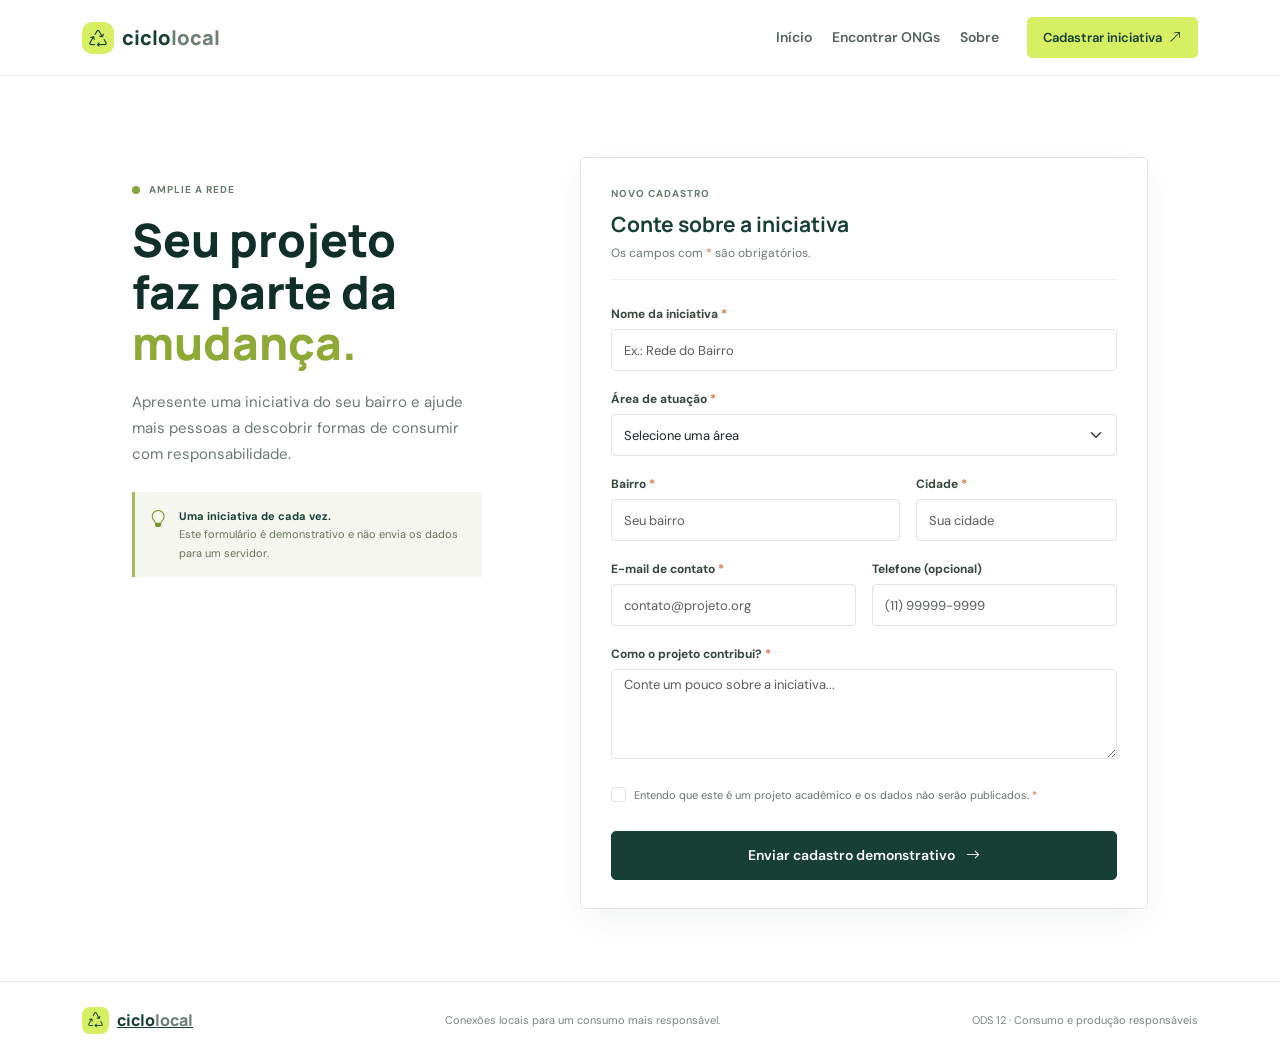
<file: cadastro.html>
<!doctype html>
<html lang="pt-BR">
<head>
  <meta charset="utf-8">
  <meta name="viewport" content="width=device-width, initial-scale=1">
  <meta name="description" content="Cadastre uma iniciativa comunitária de consumo responsável no CicloLocal.">
  <title>Cadastrar iniciativa | CicloLocal</title>
  <link rel="preconnect" href="https://fonts.googleapis.com">
  <link rel="preconnect" href="https://fonts.gstatic.com" crossorigin>
  <link href="https://fonts.googleapis.com/css2?family=DM+Sans:wght@400;500;600;700&family=Manrope:wght@400;500;600;700;800&display=swap" rel="stylesheet">
  <link href="https://cdn.jsdelivr.net/npm/bootstrap@5.3.3/dist/css/bootstrap.min.css" rel="stylesheet">
  <link href="https://cdn.jsdelivr.net/npm/bootstrap-icons@1.11.3/font/bootstrap-icons.min.css" rel="stylesheet">
  <link href="css/style.css" rel="stylesheet">
</head>
<body>
  <nav class="navbar navbar-expand-lg site-nav">
    <div class="container"><a class="navbar-brand brand" href="index.html"><span class="brand-mark"><i class="bi bi-recycle"></i></span> ciclo<span>local</span></a><button class="navbar-toggler" type="button" data-bs-toggle="collapse" data-bs-target="#mainNav" aria-controls="mainNav" aria-expanded="false" aria-label="Abrir menu"><span class="navbar-toggler-icon"></span></button><div class="collapse navbar-collapse" id="mainNav"><div class="navbar-nav ms-auto align-items-lg-center gap-lg-1"><a class="nav-link" href="index.html">Início</a><a class="nav-link" href="servicos.html">Encontrar ONGs</a><a class="nav-link" href="sobre.html">Sobre</a><a class="btn btn-nav ms-lg-3 active" aria-current="page" href="cadastro.html">Cadastrar iniciativa <i class="bi bi-arrow-up-right ms-1"></i></a></div></div></div>
  </nav>
  <main class="container page-shell signup-page">
    <div class="signup-layout">
      <section class="signup-copy"><div class="eyebrow"><span class="eyebrow-dot"></span> AMPLIE A REDE</div><h1>Seu projeto<br>faz parte da <em>mudança.</em></h1><p>Apresente uma iniciativa do seu bairro e ajude mais pessoas a descobrir formas de consumir com responsabilidade.</p><div class="signup-aside"><i class="bi bi-lightbulb"></i><p><strong>Uma iniciativa de cada vez.</strong><br>Este formulário é demonstrativo e não envia os dados para um servidor.</p></div></section>
      <section class="form-panel"><div class="form-heading"><p class="mini-label">NOVO CADASTRO</p><h2>Conte sobre a iniciativa</h2><p>Os campos com <span class="required-mark">*</span> são obrigatórios.</p></div>
        <form id="signupForm">
          <div class="mb-3"><label class="form-label" for="orgName">Nome da iniciativa <span class="required-mark">*</span></label><input class="form-control" id="orgName" name="orgName" type="text" placeholder="Ex.: Rede do Bairro" required minlength="2"></div>
          <div class="mb-3"><label class="form-label" for="cause">Área de atuação <span class="required-mark">*</span></label><select class="form-select" id="cause" name="cause" required><option value="" selected disabled>Selecione uma área</option><option>Reuso e doação</option><option>Alimentação e combate ao desperdício</option><option>Reciclagem e coleta seletiva</option><option>Educação ambiental</option><option>Outra iniciativa sustentável</option></select></div>
          <div class="row g-3 mb-3"><div class="col-sm-7"><label class="form-label" for="neighborhood">Bairro <span class="required-mark">*</span></label><input class="form-control" id="neighborhood" name="neighborhood" type="text" placeholder="Seu bairro" required></div><div class="col-sm-5"><label class="form-label" for="city">Cidade <span class="required-mark">*</span></label><input class="form-control" id="city" name="city" type="text" placeholder="Sua cidade" required></div></div>
          <div class="row g-3 mb-3"><div class="col-sm-6"><label class="form-label" for="email">E-mail de contato <span class="required-mark">*</span></label><input class="form-control" id="email" name="email" type="email" placeholder="contato@projeto.org" required></div><div class="col-sm-6"><label class="form-label" for="phone">Telefone (opcional)</label><input class="form-control" id="phone" name="phone" type="tel" placeholder="(11) 99999-9999"></div></div>
          <div class="mb-4"><label class="form-label" for="description">Como o projeto contribui? <span class="required-mark">*</span></label><textarea class="form-control" id="description" name="description" rows="3" placeholder="Conte um pouco sobre a iniciativa..." required minlength="10"></textarea></div>
          <div class="form-check mb-4"><input class="form-check-input" type="checkbox" id="demoConsent" required><label class="form-check-label" for="demoConsent">Entendo que este é um projeto acadêmico e os dados não serão publicados. <span class="required-mark">*</span></label></div>
          <button class="btn btn-forest w-100" type="submit">Enviar cadastro demonstrativo <i class="bi bi-arrow-right ms-2"></i></button>
          <div id="formSuccess" class="alert alert-success mt-3 d-none" role="status"><i class="bi bi-check-circle me-2"></i>Cadastro demonstrativo validado. Nenhum dado foi enviado ou armazenado.</div>
        </form>
      </section>
    </div>
  </main>
  <footer class="site-footer"><div class="container footer-inner"><a class="brand footer-brand" href="index.html"><span class="brand-mark"><i class="bi bi-recycle"></i></span> ciclo<span>local</span></a><p>Conexões locais para um consumo mais responsável.</p><span class="footer-ods">ODS 12 · Consumo e produção responsáveis</span></div></footer>
  <script src="https://cdn.jsdelivr.net/npm/bootstrap@5.3.3/dist/js/bootstrap.bundle.min.js"></script>
  <script src="js/app.js"></script>
</body>
</html>
</file>
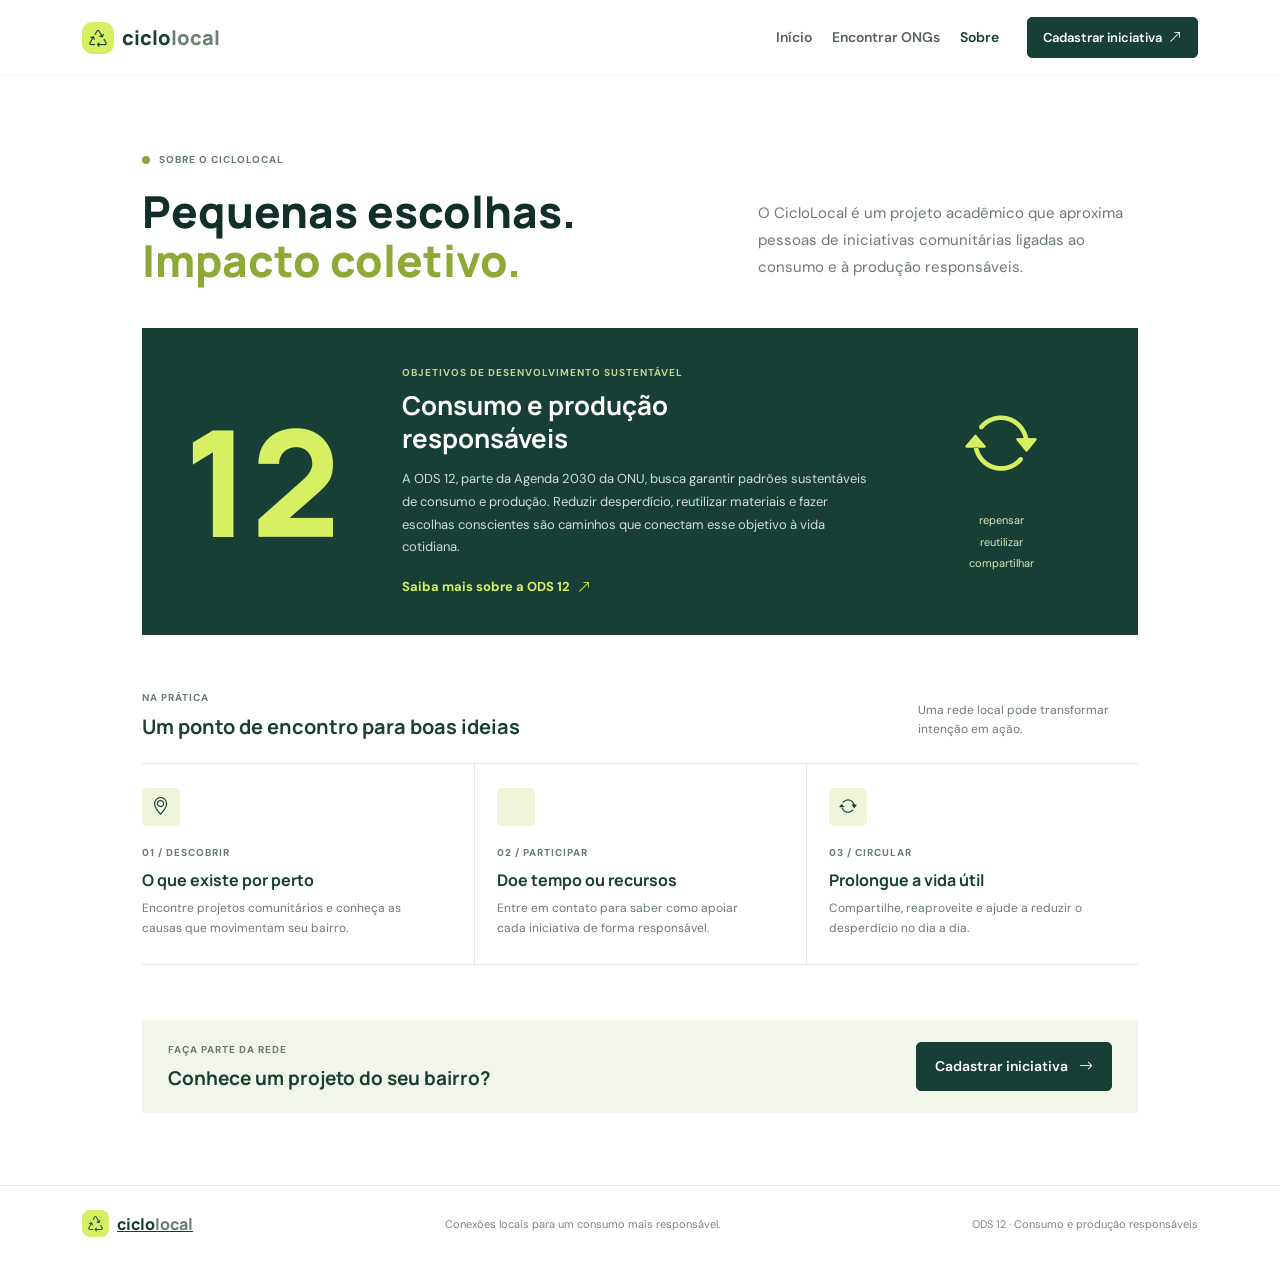
<file: sobre.html>
<!doctype html>
<html lang="pt-BR">
<head>
  <meta charset="utf-8">
  <meta name="viewport" content="width=device-width, initial-scale=1">
  <meta name="description" content="Conheça o CicloLocal e sua conexão com o Objetivo de Desenvolvimento Sustentável 12.">
  <title>Sobre | CicloLocal</title>
  <link rel="preconnect" href="https://fonts.googleapis.com">
  <link rel="preconnect" href="https://fonts.gstatic.com" crossorigin>
  <link href="https://fonts.googleapis.com/css2?family=DM+Sans:wght@400;500;600;700&family=Manrope:wght@400;500;600;700;800&display=swap" rel="stylesheet">
  <link href="https://cdn.jsdelivr.net/npm/bootstrap@5.3.3/dist/css/bootstrap.min.css" rel="stylesheet">
  <link href="https://cdn.jsdelivr.net/npm/bootstrap-icons@1.11.3/font/bootstrap-icons.min.css" rel="stylesheet">
  <link href="css/style.css" rel="stylesheet">
</head>
<body>
  <nav class="navbar navbar-expand-lg site-nav">
    <div class="container"><a class="navbar-brand brand" href="index.html"><span class="brand-mark"><i class="bi bi-recycle"></i></span> ciclo<span>local</span></a><button class="navbar-toggler" type="button" data-bs-toggle="collapse" data-bs-target="#mainNav" aria-controls="mainNav" aria-expanded="false" aria-label="Abrir menu"><span class="navbar-toggler-icon"></span></button><div class="collapse navbar-collapse" id="mainNav"><div class="navbar-nav ms-auto align-items-lg-center gap-lg-1"><a class="nav-link" href="index.html">Início</a><a class="nav-link" href="servicos.html">Encontrar ONGs</a><a class="nav-link active" aria-current="page" href="sobre.html">Sobre</a><a class="btn btn-nav ms-lg-3" href="cadastro.html">Cadastrar iniciativa <i class="bi bi-arrow-up-right ms-1"></i></a></div></div></div>
  </nav>
  <main class="container page-shell about-page">
    <div class="about-hero"><div><div class="eyebrow"><span class="eyebrow-dot"></span> SOBRE O CICLOLOCAL</div><h1>Pequenas escolhas.<br><em>Impacto coletivo.</em></h1></div><p>O CicloLocal é um projeto acadêmico que aproxima pessoas de iniciativas comunitárias ligadas ao consumo e à produção responsáveis.</p></div>
    <section class="ods-feature"><div class="ods-number">12</div><div class="ods-content"><p class="mini-label">OBJETIVOS DE DESENVOLVIMENTO SUSTENTÁVEL</p><h2>Consumo e produção<br>responsáveis</h2><p>A ODS 12, parte da Agenda 2030 da ONU, busca garantir padrões sustentáveis de consumo e produção. Reduzir desperdício, reutilizar materiais e fazer escolhas conscientes são caminhos que conectam esse objetivo à vida cotidiana.</p><a class="text-link" href="https://brasil.un.org/pt-br/sdgs/12" target="_blank" rel="noopener noreferrer">Saiba mais sobre a ODS 12 <i class="bi bi-arrow-up-right"></i></a></div><div class="ods-illustration" aria-hidden="true"><i class="bi bi-arrow-repeat"></i><span>repensar</span><span>reutilizar</span><span>compartilhar</span></div></section>
    <section class="about-values"><div class="section-heading"><div><p class="mini-label">NA PRÁTICA</p><h2>Um ponto de encontro para boas ideias</h2></div><p>Uma rede local pode transformar intenção em ação.</p></div><div class="value-grid"><article class="value-item"><span class="value-icon"><i class="bi bi-geo-alt"></i></span><p class="mini-label">01 / DESCOBRIR</p><h3>O que existe por perto</h3><p>Encontre projetos comunitários e conheça as causas que movimentam seu bairro.</p></article><article class="value-item"><span class="value-icon"><i class="bi bi-hand-heart"></i></span><p class="mini-label">02 / PARTICIPAR</p><h3>Doe tempo ou recursos</h3><p>Entre em contato para saber como apoiar cada iniciativa de forma responsável.</p></article><article class="value-item"><span class="value-icon"><i class="bi bi-arrow-repeat"></i></span><p class="mini-label">03 / CIRCULAR</p><h3>Prolongue a vida útil</h3><p>Compartilhe, reaproveite e ajude a reduzir o desperdício no dia a dia.</p></article></div></section>
    <div class="about-cta"><div><p class="mini-label">FAÇA PARTE DA REDE</p><h2>Conhece um projeto do seu bairro?</h2></div><a class="btn btn-forest" href="cadastro.html">Cadastrar iniciativa <i class="bi bi-arrow-right ms-2"></i></a></div>
  </main>
  <footer class="site-footer"><div class="container footer-inner"><a class="brand footer-brand" href="index.html"><span class="brand-mark"><i class="bi bi-recycle"></i></span> ciclo<span>local</span></a><p>Conexões locais para um consumo mais responsável.</p><span class="footer-ods">ODS 12 · Consumo e produção responsáveis</span></div></footer>
  <script src="https://cdn.jsdelivr.net/npm/bootstrap@5.3.3/dist/js/bootstrap.bundle.min.js"></script>
</body>
</html>
</file>
<file: css/style.css>
:root{
  --forest: #173f35;
  --forest-deep: #102f28;
  --leaf: #d6ef63;
  --lime-soft: #eef5d8;
  --ink: #1d2925;
  --muted: #6d7973;
  --paper: #f7f8f2;
  --line: #e2e7df;
  --orange: #da713f;
  --font-body: "DM Sans", sans-serif;
  --font-display: "Manrope", sans-serif;
}

*{
    box-sizing: border-box;
}
body{
    margin: 0;
    color: var(--ink);
    background: #fff;
    font-family: var(--font-body);
    font-size: 15px;
}
a{
    color: inherit;
}
.site-nav{
    min-height: 76px;
    background: rgba(255,255,255,.96);
    border-bottom: 1px solid #edf0eb;
}
.brand{
    display: inline-flex;
    align-items: center;
    gap: 8px;
    color: var(--forest);
    font: 800 20px var(--font-display);
    letter-spacing: 0;
}
.brand:hover{
    color: var(--forest);
}
.brand > span:last-child{
    margin-left: -8px;
    color: #6c8174;
}
.brand-mark{
    display: grid;
    width: 32px;
    height: 32px;
    place-items: center;
    border-radius: 10px;
    background: var(--leaf);
    font-size: 18px;
}
.site-nav .nav-link{
    padding: 10px 14px;
    color: #56625b;
    font-size: 14px;
    font-weight: 600;
}
.site-nav .nav-link:hover, .site-nav .nav-link.active{
    color: var(--forest);
}
.btn-nav{
    border: 1px solid var(--forest);
    border-radius: 5px;
    padding: 10px 15px;
    background: var(--forest);
    color: white;
    font-weight: 600;
    font-size: 13px;
}
.btn-nav:hover, .btn-nav.active{
    color: var(--forest);
    background: var(--leaf);
    border-color: var(--leaf);
}
.btn-forest{
    border: 1px solid var(--forest);
    border-radius: 5px;
    padding: 13px 18px;
    background: var(--forest);
    color: white;
    font-weight: 600;
    font-size: 14px;
}
.btn-forest:hover{
    border-color: var(--forest-deep);
    background: var(--forest-deep);
    color: white;
}
.hero{
    display: grid;
    grid-template-columns: .87fr 1.13fr;
    align-items: center;
    gap: 66px;
    min-height: 580px;
    padding-top: 54px;
    padding-bottom: 55px;
}
.eyebrow, .mini-label{
    color: #667b6e;
    font-size: 10px;
    font-weight: 700;
    letter-spacing: 1px;
}
.eyebrow{
    display: flex;
    align-items: center;
    gap: 9px;
    margin-bottom: 20px;
}
.eyebrow-dot, .live-dot{
    width: 8px;
    height: 8px;
    border-radius: 50%;
    background: #85a740;
}
.hero h1, .page-heading h1, .about-hero h1, .signup-copy h1{
    margin: 0;
    color: var(--forest-deep);
    font: 800 clamp(38px, 4.2vw, 56px)/1.12 var(--font-display);
    letter-spacing: 0;
}
.hero h1 em, .page-heading h1 em, .about-hero h1 em, .signup-copy h1 em{
    color: #8caa35;
    font-style: normal;
}
.hero-intro{
    max-width: 430px;
    margin: 22px 0 25px;
    color: var(--muted);
    font-size: 16px;
    line-height: 1.75;
}
.hero-note{
    display: flex;
    align-items: center;
    gap: 7px;
    margin-top: 18px;
    color: #76817a;
    font-size: 12px;
}
.hero-note i{
    color: var(--orange);
}
.hero-visual{
    padding: 16px;
    border: 1px solid #e7ebe3;
    border-radius: 7px;
    background: white;
    box-shadow: 0 20px 55px rgba(25,55,42,.08);
}
.map-topline, .directory-map-head{
    display: flex;
    align-items: center;
    justify-content: space-between;
    gap: 10px;
    padding: 0 3px 13px;
    color: #627269;
    font-size: 10px;
    font-weight: 700;
    letter-spacing: .7px;
}
.map-topline > div, .directory-map-head > div{
    display: flex;
    align-items: center;
    gap: 8px;
}
.map-topline a{
    color: var(--forest);
    text-decoration: none;
    font-size: 12px;
    letter-spacing: 0;
}
.map-frame{
    height: 330px;
    overflow: hidden;
    border-radius: 4px;
    background: #e8ede3;
}
.map-caption{
    display: flex;
    justify-content: space-between;
    padding: 12px 2px 0;
    color: #77817b;
    font-size: 11px;
}
.map-caption span:first-child{
    color: #405b4b;
}
.map-caption i{
    margin-right: 4px;
    color: var(--orange);
}
.home-lower{
    padding: 58px 0 66px;
    background: var(--paper);
    border-top: 1px solid #eef0e9;
}
.lower-grid{
    display: grid;
    grid-template-columns: .78fr 1.22fr;
    gap: 72px;
}
.impact-note{
    display: grid;
    grid-template-columns: 78px 1fr;
    gap: 18px;
    align-items: start;
}
.impact-number{
    color: var(--forest);
    font: 800 62px/.95 var(--font-display);
}
.impact-number span{
    color: #9ab344;
    font-size: 28px;
}
.mini-label{
    margin: 0 0 9px;
}
.impact-note h2, .section-heading h2, .ods-content h2, .about-cta h2{
    margin: 0;
    color: var(--forest);
    font: 700 24px/1.28 var(--font-display);
    letter-spacing: 0;
}
.impact-note p:not(.mini-label){
    margin: 12px 0 13px;
    color: var(--muted);
    font-size: 13px;
    line-height: 1.7;
}
.text-link{
    display: inline-flex;
    align-items: center;
    gap: 8px;
    color: var(--forest);
    text-decoration: none;
    font-size: 13px;
    font-weight: 700;
}
.text-link:hover{
    color: #75912a;
}
.section-heading{
    display: flex;
    align-items: end;
    justify-content: space-between;
    gap: 18px;
    margin-bottom: 20px;
}
.section-heading h2{
    font-size: 20px;
}
.preview-list{
    display: grid;
    grid-template-columns: repeat(3, minmax(0, 1fr));
    gap: 10px;
}
.org-card{
    position: relative;
    display: flex;
    gap: 13px;
    padding: 17px;
    border: 1px solid var(--line);
    border-radius: 5px;
    background: #fff;
}
.compact-card{
    min-height: 112px;
    align-items: flex-start;
    padding: 14px 11px;
}
.org-icon{
    display: grid;
    flex: 0 0 38px;
    width: 38px;
    height: 38px;
    place-items: center;
    border-radius: 5px;
    background: var(--lime-soft);
    color: var(--forest);
    font-size: 18px;
}
.compact-card .org-icon{
    flex-basis: 31px;
    width: 31px;
    height: 31px;
    font-size: 15px;
}
.org-card-content{
    min-width: 0;
    flex: 1;
}
.org-category{
    color: #788869;
    font-size: 10px;
    font-weight: 700;
}
.org-card h3{
    margin: 4px 0 7px;
    color: var(--forest);
    font: 700 14px/1.35 var(--font-display);
}
.compact-card h3{
    margin: 4px 13px 7px 0;
    font-size: 12px;
}
.org-location{
    color: #78817c;
    font-size: 11px;
}
.org-description{
    margin: 12px 0;
    color: var(--muted);
    font-size: 12px;
    line-height: 1.6;
}
.org-contact{
    display: flex;
    flex-wrap: wrap;
    gap: 9px 18px;
    padding-top: 10px;
    border-top: 1px solid #edf0eb;
}
.org-contact a{
    color: #4a6252;
    text-decoration: none;
    font-size: 11px;
}
.org-contact a:hover{
    text-decoration: underline;
}
.org-contact i{
    margin-right: 4px;
}
.compact-card .org-location{
    font-size: 10px;
}
.site-footer{
    border-top: 1px solid #e9ede6;
    background: white;
}
.footer-inner{
    display: flex;
    min-height: 76px;
    align-items: center;
    justify-content: space-between;
    gap: 18px;
}
.footer-brand{
    font-size: 16px;
}
.footer-brand .brand-mark{
    width: 27px;
    height: 27px;
    border-radius: 8px;
    font-size: 15px;
}
.footer-inner p, .footer-ods{
    margin: 0;
    color: #7a857e;
    font-size: 11px;
}
.page-shell{
    min-height: calc(100vh - 152px);
    padding-top: 56px;
    padding-bottom: 72px;
}
.page-heading{
    display: flex;
    align-items: end;
    justify-content: space-between;
    gap: 36px;
    margin-bottom: 26px;
}
.page-heading .eyebrow{
    margin-bottom: 16px;
}
.page-heading h1, .about-hero h1{
    font-size: 44px;
}
.page-heading > p{
    max-width: 380px;
    margin: 0 0 5px;
    color: var(--muted);
    font-size: 14px;
    line-height: 1.7;
}
.demo-banner{
    display: flex;
    gap: 10px;
    align-items: start;
    padding: 12px 14px;
    border-left: 3px solid #9ebc49;
    background: #f3f7e8;
    color: #5f6d4c;
    font-size: 12px;
}
.demo-banner i{
    flex: 0 0 auto;
    margin-top: 1px;
}
.directory-layout{
    display: grid;
    grid-template-columns: 1fr 1.08fr;
    gap: 24px;
    margin-top: 24px;
    align-items: start;
}
.directory-panel{
    min-width: 0;
}
.org-list{
    display: grid;
    gap: 9px;
}
.directory-map-wrap{
    position: sticky;
    top: 18px;
    overflow: hidden;
    border: 1px solid var(--line);
    border-radius: 5px;
    background: #fff;
}
.directory-map-head{
    min-height: 45px;
    padding: 0 13px;
    margin: 0;
}
.directory-map-head > span{
    font-size: 11px;
    font-weight: 500;
    letter-spacing: 0;
}
.directory-map{
    height: 493px;
    background: #e8ede3;
}
.map-disclaimer{
    margin: 0;
    padding: 10px 12px;
    color: #7c867e;
    font-size: 10px;
}
.about-page{
    max-width: 1020px;
}
.about-hero{
    display: flex;
    align-items: end;
    justify-content: space-between;
    gap: 40px;
    padding: 20px 0 42px;
}
.about-hero > p{
    max-width: 380px;
    margin: 0 0 5px;
    color: var(--muted);
    line-height: 1.8;
}
.ods-feature{
    position: relative;
    display: grid;
    grid-template-columns: 190px 1fr 190px;
    gap: 28px;
    align-items: center;
    min-height: 280px;
    overflow: hidden;
    padding: 37px 42px;
    background: var(--forest);
    color: white;
}
.ods-number{
    color: var(--leaf);
    font: 800 148px/.9 var(--font-display);
}
.ods-content{
    max-width: 490px;
    position: relative;
    z-index: 1;
}
.ods-content .mini-label{
    color: #c4d396;
}
.ods-content h2{
    margin-bottom: 13px;
    color: white;
    font-size: 26px;
}
.ods-content > p:not(.mini-label){
    margin-bottom: 16px;
    color: #d0ddd4;
    font-size: 13px;
    line-height: 1.75;
}
.ods-content .text-link{
    color: var(--leaf);
}
.ods-illustration{
    display: grid;
    justify-items: center;
    gap: 5px;
    color: #d7e6bd;
    font-size: 11px;
}
.ods-illustration i{
    margin-bottom: 6px;
    color: var(--leaf);
    font-size: 74px;
}
.about-values{
    padding: 55px 0;
}
.about-values .section-heading{
    margin-bottom: 24px;
}
.about-values .section-heading > p{
    max-width: 220px;
    margin: 0;
    color: var(--muted);
    font-size: 12px;
    line-height: 1.6;
}
.value-grid{
    display: grid;
    grid-template-columns: repeat(3, 1fr);
    border-top: 1px solid var(--line);
    border-bottom: 1px solid var(--line);
}
.value-item{
    padding: 24px 22px 25px 0;
}
.value-item + .value-item{
    padding-left: 22px;
    border-left: 1px solid var(--line);
}
.value-icon{
    display: grid;
    width: 38px;
    height: 38px;
    place-items: center;
    margin-bottom: 19px;
    border-radius: 5px;
    background: var(--lime-soft);
    color: var(--forest);
    font-size: 18px;
}
.value-item h3{
    margin: 0 0 8px;
    color: var(--forest);
    font: 700 16px var(--font-display);
}
.value-item > p:last-child{
    max-width: 265px;
    margin: 0;
    color: var(--muted);
    font-size: 12px;
    line-height: 1.65;
}
.about-cta{
    display: flex;
    align-items: center;
    justify-content: space-between;
    gap: 20px;
    padding: 22px 26px;
    background: #f2f5e9;
}
.about-cta h2{
    font-size: 19px;
}
.signup-page{
    max-width: 1040px;
}
.signup-layout{
    display: grid;
    grid-template-columns: .8fr 1.2fr;
    align-items: start;
    gap: 70px;
    padding-top: 25px;
}
.signup-copy{
    position: sticky;
    top: 40px;
    padding-top: 25px;
}
.signup-copy .eyebrow{
    margin-bottom: 17px;
}
.signup-copy h1{
    font-size: 46px;
}
.signup-copy > p{
    max-width: 360px;
    margin: 20px 0 25px;
    color: var(--muted);
    line-height: 1.75;
}
.signup-aside{
    display: flex;
    gap: 12px;
    max-width: 350px;
    padding: 15px;
    border-left: 3px solid #a4bd58;
    background: #f5f7ef;
    color: #667258;
}
.signup-aside i{
    color: #78932e;
    font-size: 17px;
}
.signup-aside p{
    margin: 0;
    font-size: 11px;
    line-height: 1.65;
}
.signup-aside strong{
    color: var(--forest);
}
.form-panel{
    padding: 28px 30px;
    border: 1px solid var(--line);
    border-radius: 5px;
    background: white;
    box-shadow: 0 12px 38px rgba(25,55,42,.05);
}
.form-heading{
    margin-bottom: 22px;
    padding-bottom: 17px;
    border-bottom: 1px solid #edf0eb;
}
.form-heading h2{
    margin: 0 0 6px;
    color: var(--forest);
    font: 700 21px var(--font-display);
}
.form-heading > p:last-child{
    margin: 0;
    color: var(--muted);
    font-size: 12px;
}
.form-label{
    margin-bottom: 6px;
    color: #36473d;
    font-size: 12px;
    font-weight: 700;
}
.required-mark{
    color: var(--orange);
}
.form-control, .form-select{
    min-height: 42px;
    border-color: #dfe5dd;
    border-radius: 4px;
    font: 13px var(--font-body);
}
textarea.form-control{
    min-height: 90px;
}
.form-control:focus, .form-select:focus, .form-check-input:focus{
    border-color: #8da755;
    box-shadow: 0 0 0 3px rgba(141,167,85,.15);
}
.form-check-label{
    color: #67746b;
    font-size: 11px;
    line-height: 1.55;
}
.form-check-input:checked{
    border-color: var(--forest);
    background-color: var(--forest);
}
.alert-success{
    border-color: #d7e7bf;
    background: #f2f8e9;
    color: #355a36;
    font-size: 12px;
}
@media (max-width: 991.98px) {
  .hero{
      grid-template-columns: 1fr 1fr;
      gap: 30px;
      min-height: 520px;
  }
  .hero h1{
      font-size: 42px;
  }
  .lower-grid{
      gap: 38px;
  }
  .preview-list{
      grid-template-columns: 1fr;
  }
  .compact-card{
      min-height: 80px;
  }
  .directory-layout{
      grid-template-columns: 1fr 1fr;
      gap: 15px;
  }
  .directory-map{
      height: 520px;
  }
  .ods-feature{
      grid-template-columns: 130px 1fr;
  }
  .ods-number{
      font-size: 115px;
  }
  .ods-illustration{
      display: none;
  }
  .signup-layout{
      gap: 35px;
  }
}
@media (max-width: 767.98px) {
  .site-nav{
      min-height: 66px;
  }
  .site-nav .navbar-collapse{
      padding: 10px 0 14px;
  }
  .site-nav .nav-link{
      padding: 9px 0;
  }
  .btn-nav{
      margin-top: 7px;
  }
  .hero{
      grid-template-columns: 1fr;
      gap: 32px;
      padding-top: 46px;
      padding-bottom: 42px;
  }
  .hero h1{
      font-size: 43px;
  }
  .hero-intro{
      max-width: 500px;
      font-size: 15px;
  }
  .map-frame{
      height: 300px;
  }
  .home-lower{
      padding: 40px 0;
  }
  .lower-grid{
      grid-template-columns: 1fr;
      gap: 38px;
  }
  .preview-list{
      grid-template-columns: repeat(3, minmax(0, 1fr));
  }
  .compact-card{
      min-height: 114px;
      padding: 12px 9px;
  }
  .compact-card .org-icon{
      display: none;
  }
  .section-heading{
      align-items: start;
  }
  .footer-inner{
      flex-wrap: wrap;
      justify-content: flex-start;
      padding-top: 17px;
      padding-bottom: 17px;
  }
  .footer-inner p{
      order: 3;
      flex-basis: 100%;
  }
  .footer-ods{
      margin-left: auto;
  }
  .page-shell{
      padding-top: 38px;
      padding-bottom: 48px;
  }
  .page-heading, .about-hero{
      display: block;
  }
  .page-heading h1, .about-hero h1{
      font-size: 39px;
  }
  .page-heading > p, .about-hero > p{
      max-width: 520px;
      margin-top: 18px;
  }
  .directory-layout{
      grid-template-columns: 1fr;
  }
  .directory-map-wrap{
      position: static;
      grid-row: 1;
  }
  .directory-map{
      height: 320px;
  }
  .directory-panel{
      grid-row: 2;
  }
  .ods-feature{
      grid-template-columns: 100px 1fr;
      gap: 20px;
      padding: 28px 23px;
  }
  .ods-number{
      font-size: 90px;
  }
  .ods-content h2{
      font-size: 23px;
  }
  .about-values{
      padding: 40px 0;
  }
  .about-values .section-heading{
      display: block;
  }
  .about-values .section-heading > p{
      margin-top: 10px;
  }
  .value-grid{
      grid-template-columns: 1fr;
  }
  .value-item, .value-item + .value-item{
      padding: 19px 0;
      border-left: 0;
  }
  .value-item + .value-item{
      border-top: 1px solid var(--line);
  }
  .value-icon{
      margin-bottom: 13px;
  }
  .about-cta{
      align-items: start;
      flex-direction: column;
      padding: 20px;
  }
  .signup-layout{
      grid-template-columns: 1fr;
      gap: 28px;
      padding-top: 0;
  }
  .signup-copy{
      position: static;
      padding-top: 10px;
  }
  .signup-copy h1{
      font-size: 40px;
  }
}
@media (max-width: 420px) {
  .preview-list{
      grid-template-columns: 1fr;
  }
  .compact-card{
      min-height: 76px;
      padding: 13px;
  }
  .compact-card .org-icon{
      display: grid;
  }
  .ods-feature{
      grid-template-columns: 1fr;
      gap: 13px;
  }
  .ods-number{
      font-size: 72px;
  }
  .form-panel{
      padding: 22px 17px;
  }
  .footer-ods{
      margin-left: 0;
  }
}

@media (prefers-reduced-motion: reduce) {
  *, *::before, *::after{
      scroll-behavior: auto !important;
      transition-duration: .01ms !important;
      animation-duration: .01ms !important;
  }
}
</file>
